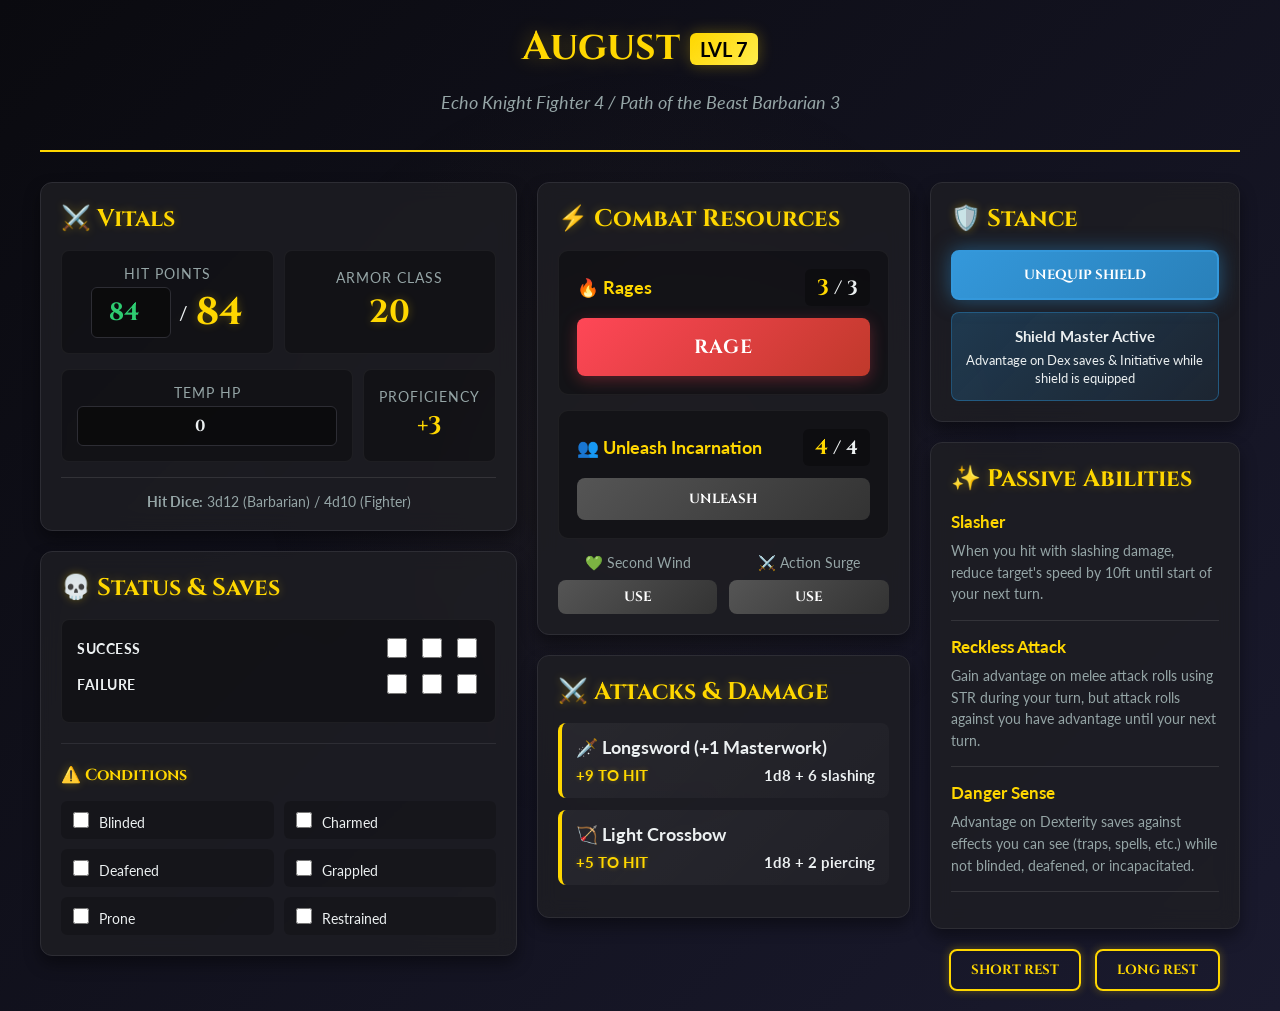
<file: index.html>
<!DOCTYPE html>
<html lang="en">
<head>
    <meta charset="UTF-8">
    <meta name="viewport" content="width=device-width, initial-scale=1.0">
    <title>August's Character Dashboard</title>
    <link rel="preconnect" href="https://fonts.googleapis.com">
    <link rel="preconnect" href="https://fonts.gstatic.com" crossorigin>
    <link href="https://fonts.googleapis.com/css2?family=Cinzel:wght@400;700&family=Lato:wght@400;700&display=swap" rel="stylesheet">
    <style>
:root {
    --bg-dark: #0a0a0f;
    --bg-gradient: linear-gradient(135deg, #0a0a0f 0%, #1a1a2e 100%);
    --card-bg: rgba(30, 30, 36, 0.8);
    --card-border: #2d2d34;
    --accent-gold: #ffd700;
    --accent-red: #ff4757;
    --accent-blue: #3498db;
    --accent-purple: #9b59b6;
    --text-main: #ecf0f1;
    --text-muted: #95a5a6;
    --success: #2ecc71;
    --glow-gold: rgba(255, 215, 0, 0.3);
    --glow-red: rgba(255, 71, 87, 0.3);
}

* {
    box-sizing: border-box;
}

body {
    font-family: 'Lato', sans-serif;
    background: var(--bg-gradient);
    color: var(--text-main);
    margin: 0;
    padding: 20px;
    min-height: 100vh;
    display: flex;
    justify-content: center;
    position: relative;
}

body::before {
    content: '';
    position: fixed;
    top: 0;
    left: 0;
    right: 0;
    bottom: 0;
    background: radial-gradient(circle at 50% 50%, rgba(212, 175, 55, 0.05) 0%, transparent 50%);
    pointer-events: none;
    z-index: 0;
}

h1, h2, h4 {
    font-family: 'Cinzel', serif;
    margin: 0 0 15px 0;
    color: var(--accent-gold);
    text-shadow: 0 0 10px var(--glow-gold);
}

.container {
    width: 100%;
    max-width: 1200px;
    position: relative;
    z-index: 1;
}

header {
    text-align: center;
    border-bottom: 2px solid var(--accent-gold);
    padding-bottom: 20px;
    margin-bottom: 30px;
    position: relative;
}

header h1 {
    font-size: 2.5rem;
    text-shadow: 0 0 20px var(--glow-gold);
    animation: titleGlow 3s ease-in-out infinite;
}

@keyframes titleGlow {
    0%, 100% { text-shadow: 0 0 20px var(--glow-gold); }
    50% { text-shadow: 0 0 30px var(--glow-gold), 0 0 40px var(--glow-gold); }
}

.level-badge {
    background: linear-gradient(135deg, var(--accent-gold) 0%, #ffed4e 100%);
    color: #000;
    font-size: 0.5em;
    padding: 4px 10px;
    border-radius: 6px;
    vertical-align: middle;
    font-family: 'Lato', sans-serif;
    font-weight: bold;
    box-shadow: 0 0 15px var(--glow-gold);
}

.subtitle {
    color: var(--text-muted);
    font-style: italic;
    font-size: 1.1em;
}

.main-grid {
    display: grid;
    grid-template-columns: repeat(auto-fit, minmax(300px, 1fr));
    gap: 20px;
    align-items: start;
}

@media (min-width: 1000px) {
    .main-grid {
        grid-template-columns: 1fr 1.2fr 1fr;
    }
}

.card {
    background: var(--card-bg);
    backdrop-filter: blur(10px);
    border: 1px solid var(--card-border);
    border-radius: 12px;
    padding: 20px;
    margin-bottom: 20px;
    box-shadow: 0 8px 16px rgba(0,0,0,0.4);
    transition: transform 0.2s, box-shadow 0.2s;
}

.card:hover {
    transform: translateY(-2px);
    box-shadow: 0 12px 24px rgba(0,0,0,0.5);
}

input[type="number"] {
    background: rgba(0,0,0,0.4);
    border: 1px solid var(--card-border);
    color: var(--text-main);
    padding: 8px;
    border-radius: 6px;
    text-align: center;
    font-family: 'Cinzel', serif;
    font-weight: bold;
    font-size: 1em;
    transition: border-color 0.2s, box-shadow 0.2s;
}

input[type="number"]:focus {
    outline: none;
    border-color: var(--accent-gold);
    box-shadow: 0 0 10px var(--glow-gold);
}

.stat-row {
    display: flex;
    justify-content: space-between;
    margin-bottom: 15px;
    gap: 10px;
}

.stat-block {
    text-align: center;
    background: rgba(0,0,0,0.3);
    padding: 15px;
    border-radius: 8px;
    flex: 1;
    display: flex;
    flex-direction: column;
    align-items: center;
    justify-content: center;
    border: 1px solid rgba(255,255,255,0.05);
}

.label {
    font-size: 0.85em;
    color: var(--text-muted);
    margin-bottom: 5px;
    text-transform: uppercase;
    letter-spacing: 1px;
}

.hp-inputs {
    display: flex;
    align-items: center;
    gap: 8px;
    font-size: 1.2em;
}

#current-hp {
    width: 80px;
    font-size: 1.3em;
    color: var(--success);
    font-weight: bold;
}

.big-number {
    font-size: 2em;
    font-weight: bold;
    font-family: 'Cinzel', serif;
    color: var(--accent-gold);
    text-shadow: 0 0 10px var(--glow-gold);
}

button {
    border: none;
    border-radius: 8px;
    cursor: pointer;
    font-family: 'Cinzel', serif;
    font-weight: bold;
    text-transform: uppercase;
    transition: all 0.3s ease;
    position: relative;
    overflow: hidden;
}

button::before {
    content: '';
    position: absolute;
    top: 50%;
    left: 50%;
    width: 0;
    height: 0;
    border-radius: 50%;
    background: rgba(255,255,255,0.2);
    transform: translate(-50%, -50%);
    transition: width 0.6s, height 0.6s;
}

button:active::before {
    width: 300px;
    height: 300px;
}

.btn-main {
    width: 100%;
    padding: 16px;
    font-size: 1.2em;
    background: linear-gradient(135deg, #ff4757 0%, #c0392b 100%);
    color: white;
    box-shadow: 0 4px 15px var(--glow-red);
    letter-spacing: 1px;
}

.btn-main:hover {
    background: linear-gradient(135deg, #ff6b7a 0%, #e74c3c 100%);
    transform: translateY(-3px);
    box-shadow: 0 6px 20px var(--glow-red);
}

.btn-secondary {
    width: 100%;
    padding: 12px;
    background: linear-gradient(135deg, #555 0%, #333 100%);
    color: white;
}

.btn-secondary:hover {
    background: linear-gradient(135deg, #666 0%, #444 100%);
}

.btn-small {
    padding: 8px 12px;
    font-size: 0.85em;
    background: linear-gradient(135deg, #555 0%, #333 100%);
    color: white;
}

.btn-small:hover {
    background: linear-gradient(135deg, #666 0%, #444 100%);
}

.btn-toggle {
    width: 100%;
    padding: 14px;
    background: rgba(45, 45, 52, 0.5);
    color: var(--text-muted);
    border: 2px solid var(--text-muted);
}

.btn-toggle:hover {
    background: rgba(45, 45, 52, 0.8);
    border-color: var(--accent-blue);
}

.rest-btn {
    background: transparent;
    border: 2px solid var(--accent-gold);
    color: var(--accent-gold);
    padding: 10px 20px;
    margin: 0 5px;
    box-shadow: 0 0 10px var(--glow-gold);
}

.rest-btn:hover {
    background: var(--accent-gold);
    color: #000;
    box-shadow: 0 0 20px var(--glow-gold);
}

body.raging .rage-btn {
    background: linear-gradient(135deg, #6D214F 0%, #4a0e35 100%);
    animation: ragePulse 1.5s infinite;
    box-shadow: 0 0 30px rgba(109, 33, 79, 0.8);
}

@keyframes ragePulse {
    0%, 100% { 
        box-shadow: 0 0 30px rgba(109, 33, 79, 0.8);
        transform: scale(1);
    }
    50% { 
        box-shadow: 0 0 50px rgba(109, 33, 79, 1);
        transform: scale(1.02);
    }
}

body.raging #attacks-card {
    border: 2px solid var(--accent-red);
    box-shadow: 0 0 30px var(--glow-red);
    animation: cardPulse 2s infinite;
}

@keyframes cardPulse {
    0%, 100% { box-shadow: 0 0 30px var(--glow-red); }
    50% { box-shadow: 0 0 40px var(--glow-red), 0 0 60px var(--glow-red); }
}

body.raging #current-hp {
    color: var(--accent-red);
    text-shadow: 0 0 10px var(--glow-red);
}

#shield-btn.active {
    background: linear-gradient(135deg, var(--accent-blue) 0%, #2980b9 100%);
    color: white;
    border-color: var(--accent-blue);
    box-shadow: 0 0 20px rgba(41, 128, 185, 0.6);
}

.cooldown.used {
    background: #1a1a1a;
    color: #444;
    cursor: not-allowed;
    opacity: 0.5;
}

.cooldown.used::after {
    content: ' ✓';
}

.resource-highlight {
    background: rgba(0,0,0,0.3);
    padding: 18px;
    border-radius: 10px;
    margin-bottom: 15px;
    border: 1px solid rgba(255,255,255,0.05);
}

.resource-header {
    display: flex;
    justify-content: space-between;
    align-items: center;
    margin-bottom: 12px;
    font-weight: bold;
}

.resource-header span:first-child {
    font-size: 1.1em;
    color: var(--accent-gold);
}

.counter {
    font-size: 1.2em;
    font-family: 'Cinzel', serif;
    color: var(--text-main);
    padding: 4px 12px;
    background: rgba(0,0,0,0.3);
    border-radius: 6px;
}

.resource-grid {
    display: grid;
    grid-template-columns: 1fr 1fr;
    gap: 12px;
}

.resource-small {
    display: flex;
    flex-direction: column;
    gap: 8px;
    text-align: center;
}

.resource-small span {
    font-size: 0.9em;
    color: var(--text-muted);
}

.attack-entry {
    background: linear-gradient(135deg, rgba(255,255,255,0.05) 0%, rgba(255,255,255,0.02) 100%);
    padding: 14px;
    margin-bottom: 12px;
    border-radius: 8px;
    border-left: 4px solid var(--accent-gold);
    transition: all 0.2s;
}

.attack-entry:hover {
    background: linear-gradient(135deg, rgba(255,255,255,0.08) 0%, rgba(255,255,255,0.04) 100%);
    border-left-color: var(--accent-gold);
    box-shadow: 0 0 15px var(--glow-gold);
}

.atk-header {
    font-weight: bold;
    margin-bottom: 8px;
    font-size: 1.1em;
    color: var(--text-main);
}

.atk-details {
    display: flex;
    justify-content: space-between;
    font-size: 0.95em;
}

.hit-badge { 
    color: var(--accent-gold);
    font-weight: bold;
    text-shadow: 0 0 5px var(--glow-gold);
}

.dmg-badge { 
    color: var(--text-main);
    font-weight: bold;
}

#rage-damage-bonus {
    background: linear-gradient(135deg, rgba(192, 57, 43, 0.3) 0%, rgba(192, 57, 43, 0.1) 100%);
    color: #ff7675;
    padding: 14px;
    text-align: center;
    font-weight: bold;
    border: 2px solid var(--accent-red);
    border-radius: 8px;
    margin-top: 15px;
    animation: ragePulse 1.5s infinite;
    box-shadow: 0 0 20px var(--glow-red);
}

.beast-panel {
    margin-top: 20px;
    border-top: 2px solid var(--accent-purple);
    padding-top: 20px;
    animation: slideDown 0.3s ease-out;
}

@keyframes slideDown {
    from {
        opacity: 0;
        transform: translateY(-10px);
    }
    to {
        opacity: 1;
        transform: translateY(0);
    }
}

.beast-panel h4 {
    color: var(--accent-purple);
    text-shadow: 0 0 10px rgba(155, 89, 182, 0.5);
}

.beast-entry {
    font-size: 0.95em;
    margin-bottom: 10px;
    color: #dcdde1;
    padding: 8px;
    background: rgba(155, 89, 182, 0.1);
    border-radius: 6px;
    border-left: 3px solid var(--accent-purple);
}

.beast-entry strong {
    color: var(--accent-purple);
}

.death-saves-container {
    background: rgba(0,0,0,0.3);
    padding: 15px;
    border-radius: 8px;
    border: 1px solid rgba(255,255,255,0.05);
}

.death-row {
    display: flex;
    justify-content: space-between;
    align-items: center;
    margin-bottom: 10px;
}

.death-row span {
    font-weight: bold;
    text-transform: uppercase;
    font-size: 0.9em;
    letter-spacing: 0.5px;
}

.checks {
    display: flex;
    gap: 8px;
}

input[type="checkbox"] {
    width: 20px;
    height: 20px;
    cursor: pointer;
    transition: transform 0.2s;
}

input[type="checkbox"]:hover {
    transform: scale(1.1);
}

.save-success { accent-color: var(--success); }
.save-fail { accent-color: var(--accent-red); }

.conditions-grid {
    display: grid;
    grid-template-columns: 1fr 1fr;
    gap: 10px;
    font-size: 0.9em;
}

.conditions-grid label {
    padding: 8px;
    background: rgba(0,0,0,0.2);
    border-radius: 6px;
    cursor: pointer;
    transition: background 0.2s;
}

.conditions-grid label:hover {
    background: rgba(0,0,0,0.4);
}

.conditions-grid input[type="checkbox"] {
    width: 16px;
    height: 16px;
    margin-right: 6px;
}

.feat-list {
    padding-left: 0;
    list-style: none;
}

.feat-list li {
    margin-bottom: 15px;
    border-bottom: 1px solid rgba(255,255,255,0.1);
    padding-bottom: 15px;
    transition: all 0.2s;
}

.feat-list li:hover {
    border-bottom-color: var(--accent-gold);
    padding-left: 5px;
}

.feat-list strong {
    color: var(--accent-gold);
    font-size: 1.05em;
}

.feat-list p {
    margin: 8px 0 0 0;
    font-size: 0.9em;
    color: var(--text-muted);
    line-height: 1.5;
}

.hidden { 
    display: none !important; 
}

.controls {
    margin-top: 20px;
    text-align: center;
}

.info-box {
    margin-top: 12px;
    background: linear-gradient(135deg, rgba(41, 128, 185, 0.3) 0%, rgba(41, 128, 185, 0.1) 100%);
    padding: 14px;
    border-radius: 8px;
    text-align: center;
    font-size: 0.95em;
    border: 1px solid rgba(41, 128, 185, 0.5);
}

.info-box p {
    margin: 0 0 5px 0;
}

.hit-dice {
    text-align: center;
    margin-top: 15px;
    padding-top: 15px;
    border-top: 1px solid rgba(255,255,255,0.1);
    color: var(--text-muted);
    font-size: 0.9em;
}

hr.divider {
    border: none;
    border-top: 1px solid var(--card-border);
    margin: 20px 0;
}

.bonus-text {
    font-family: 'Cinzel', serif;
    font-size: 1.5em;
    font-weight: bold;
    color: var(--accent-gold);
}

@media (max-width: 768px) {
    header h1 {
        font-size: 2rem;
    }
    
    .main-grid {
        grid-template-columns: 1fr;
    }
    
    .stat-row {
        flex-direction: column;
        gap: 10px;
    }
}
    </style>
</head>
<body>
    <div class="container">
        <header>
            <div class="header-content">
                <h1>August <span class="level-badge">LVL 7</span></h1>
                <p class="subtitle">Echo Knight Fighter 4 / Path of the Beast Barbarian 3</p>
            </div>
        </header>

        <div class="main-grid">
            <div class="column-left">
                <div class="card" id="stats-card">
                    <h2>⚔️ Vitals</h2>
                    <div class="stat-row main-stats">
                        <div class="stat-block hp-block">
                            <span class="label">Hit Points</span>
                            <div class="hp-inputs">
                                <input type="number" id="current-hp" placeholder="0">
                                <span class="divider">/</span>
                                <span id="max-hp" class="big-number"></span>
                            </div>
                        </div>
                        <div class="stat-block ac-block">
                            <span class="label">Armor Class</span>
                            <span id="armor-class" class="big-number"></span>
                        </div>
                    </div>
                    <div class="stat-row secondary-stats">
                        <div class="stat-block">
                            <span class="label">Temp HP</span>
                            <input type="number" id="temp-hp" value="0">
                        </div>
                        <div class="stat-block">
                            <span class="label">Proficiency</span>
                            <span class="bonus-text">+<span id="prof-bonus"></span></span>
                        </div>
                    </div>
                    <div class="hit-dice">
                        <strong>Hit Dice:</strong> 3d12 (Barbarian) / 4d10 (Fighter)
                    </div>
                </div>

                <div class="card" id="status-card">
                    <h2>💀 Status & Saves</h2>
                    <div class="death-saves-container">
                        <div class="death-row">
                            <span>Success</span>
                            <div class="checks">
                                <input type="checkbox" class="save-success"> 
                                <input type="checkbox" class="save-success"> 
                                <input type="checkbox" class="save-success">
                            </div>
                        </div>
                        <div class="death-row">
                            <span>Failure</span>
                            <div class="checks">
                                <input type="checkbox" class="save-fail"> 
                                <input type="checkbox" class="save-fail"> 
                                <input type="checkbox" class="save-fail">
                            </div>
                        </div>
                    </div>
                    <hr class="divider">
                    <h4>⚠️ Conditions</h4>
                    <div class="conditions-grid">
                        <label><input type="checkbox"> Blinded</label>
                        <label><input type="checkbox"> Charmed</label>
                        <label><input type="checkbox"> Deafened</label>
                        <label><input type="checkbox"> Grappled</label>
                        <label><input type="checkbox"> Prone</label>
                        <label><input type="checkbox"> Restrained</label>
                    </div>
                </div>
            </div>

            <div class="column-center">
                <div class="card" id="resources-card">
                    <h2>⚡ Combat Resources</h2>
                    
                    <div class="resource-highlight">
                        <div class="resource-header">
                            <span>🔥 Rages</span>
                            <span class="counter"><span id="rage-uses"></span> / <span id="max-rages"></span></span>
                        </div>
                        <button id="rage-btn" class="btn-main rage-btn">ENTER RAGE</button>
                    </div>

                    <div class="resource-highlight">
                        <div class="resource-header">
                            <span>👥 Unleash Incarnation</span>
                            <span class="counter"><span id="echo-uses"></span> / <span id="max-echo-uses"></span></span>
                        </div>
                        <button class="cooldown btn-secondary" id="unleash-btn">UNLEASH</button>
                    </div>

                    <div class="resource-grid">
                        <div class="resource-small">
                            <span>💚 Second Wind</span>
                            <button class="cooldown btn-small" id="second-wind-btn">USE</button>
                        </div>
                        <div class="resource-small">
                            <span>⚔️ Action Surge</span>
                            <button class="cooldown btn-small" id="action-surge-btn">USE</button>
                        </div>
                    </div>
                </div>

                <div class="card" id="attacks-card">
                    <h2>⚔️ Attacks & Damage</h2>
                    <div class="attack-list">
                        <div class="attack-entry">
                            <div class="atk-header">🗡️ Longsword (+1 Masterwork)</div> 
                            <div class="atk-details">
                                <span class="hit-badge">+<span id="attack-bonus"></span> TO HIT</span>
                                <span class="dmg-badge"><span id="damage-dice"></span> + <span id="damage-mod"></span> slashing</span>
                            </div>
                        </div>
                        <div class="attack-entry">
                            <div class="atk-header">🏹 Light Crossbow</div>
                            <div class="atk-details">
                                <span class="hit-badge">+<span id="crossbow-attack-bonus"></span> TO HIT</span>
                                <span class="dmg-badge">1d8 + <span id="crossbow-damage-mod"></span> piercing</span>
                            </div>
                        </div>
                    </div>

                    <div id="rage-damage-bonus" class="hidden">
                        🔥 RAGE ACTIVE: +2 DAMAGE 🔥
                    </div>

                    <div id="beast-weapons" class="hidden beast-panel">
                        <h4>🐺 Form of the Beast</h4>
                        <div class="beast-entry">
                            <strong>🦷 Bite:</strong> +<span class="beast-attack-bonus"></span> to hit, 1d8 + <span class="beast-damage-mod"></span> piercing
                            <br><small style="color: var(--text-muted)">• Heal HP equal to proficiency on hit</small>
                        </div>
                        <div class="beast-entry">
                            <strong>🐾 Claws:</strong> +<span class="beast-attack-bonus"></span> to hit, 1d6 + <span class="beast-damage-mod"></span> slashing
                            <br><small style="color: var(--text-muted)">• Make one extra claw attack as bonus action</small>
                        </div>
                        <div class="beast-entry">
                            <strong>🦂 Tail:</strong> +<span class="beast-attack-bonus"></span> to hit, 1d8 + <span class="beast-damage-mod"></span> piercing
                            <br><small style="color: var(--text-muted)">• Reach 10ft • Reaction: +1d8 to AC when hit</small>
                        </div>
                    </div>
                </div>
            </div>

            <div class="column-right">
                <div class="card" id="stance-card">
                    <h2>🛡️ Stance</h2>
                    <button id="shield-btn" class="btn-toggle">Equip Shield</button>
                    <div id="shield-reminder" class="hidden info-box">
                        <p><strong>Shield Master Active</strong></p>
                        <small>Advantage on Dex saves & Initiative while shield is equipped</small>
                    </div>
                </div>
                
                <div class="card" id="feats-card">
                    <h2>✨ Passive Abilities</h2>
                    <ul class="feat-list">
                        <li>
                            <strong>Slasher</strong>
                            <p>When you hit with slashing damage, reduce target's speed by 10ft until start of your next turn.</p>
                        </li>
                        <li>
                            <strong>Reckless Attack</strong>
                            <p>Gain advantage on melee attack rolls using STR during your turn, but attack rolls against you have advantage until your next turn.</p>
                        </li>
                        <li>
                            <strong>Danger Sense</strong>
                            <p>Advantage on Dexterity saves against effects you can see (traps, spells, etc.) while not blinded, deafened, or incapacitated.</p>
                        </li>
                    </ul>
                </div>

                <div class="controls">
                    <button id="short-rest-btn" class="rest-btn">Short Rest</button>
                    <button id="long-rest-btn" class="rest-btn">Long Rest</button>
                </div>
            </div>
        </div>
    </div>

    <script>
document.addEventListener('DOMContentLoaded', function() {
    // Character Stats Configuration
    const CHARACTER = {
        level: 7,
        maxHp: 84,
        abilityScores: { str: 20, dex: 14, con: 18 },
        armor: { base: 14, type: 'medium' },
        miscAcBonus: 1,
        fightingStyle: 'defense',
        magicWeaponBonus: 1,
        rageDamageBonus: 2,
        rageAttackBonus: 2,
    };

    // Character State
    const state = {
        isRaging: false,
        isShieldEquipped: true,
        currentHp: 0,
        currentRages: 0,
        currentEchoUses: 0,
    };

    // Derived Stats (calculated on init)
    const derived = {
        profBonus: 0,
        strMod: 0,
        dexMod: 0,
        conMod: 0,
    };

    // DOM Elements
    const els = {
        body: document.body,
        currentHp: document.getElementById('current-hp'),
        maxHp: document.getElementById('max-hp'),
        ac: document.getElementById('armor-class'),
        profBonus: document.getElementById('prof-bonus'),
        rageUses: document.getElementById('rage-uses'),
        maxRages: document.getElementById('max-rages'),
        echoUses: document.getElementById('echo-uses'),
        maxEchoUses: document.getElementById('max-echo-uses'),
        rageBtn: document.getElementById('rage-btn'),
        shieldBtn: document.getElementById('shield-btn'),
        secondWindBtn: document.getElementById('second-wind-btn'),
        actionSurgeBtn: document.getElementById('action-surge-btn'),
        unleashBtn: document.getElementById('unleash-btn'),
        shieldReminder: document.getElementById('shield-reminder'),
        attackBonus: document.getElementById('attack-bonus'),
        damageDice: document.getElementById('damage-dice'),
        damageMod: document.getElementById('damage-mod'),
        crossbowAttackBonus: document.getElementById('crossbow-attack-bonus'),
        crossbowDamageMod: document.getElementById('crossbow-damage-mod'),
        beastAttackBonuses: document.querySelectorAll('.beast-attack-bonus'),
        beastDamageMods: document.querySelectorAll('.beast-damage-mod'),
        rageDamageBonus: document.getElementById('rage-damage-bonus'),
        beastWeapons: document.getElementById('beast-weapons'),
        shortRestBtn: document.getElementById('short-rest-btn'),
        longRestBtn: document.getElementById('long-rest-btn'),
    };

    // Calculate ability modifier
    const getMod = function(score) {
        return Math.floor((score - 10) / 2);
    };

    // Update all displays
    function updateDisplay() {
        // AC Calculation
        const dexBonusForAc = Math.min(derived.dexMod, 2);
        let ac = CHARACTER.armor.base + dexBonusForAc + CHARACTER.miscAcBonus;
        if (CHARACTER.fightingStyle === 'defense') ac += 1;
        if (state.isShieldEquipped) ac += 2;
        els.ac.textContent = ac;

        // Longsword Attack/Damage
        let attackBonus = derived.strMod + derived.profBonus + CHARACTER.magicWeaponBonus;
        let damageMod = derived.strMod + CHARACTER.magicWeaponBonus;
        
        if (state.isRaging) {
            attackBonus += CHARACTER.rageAttackBonus;
            damageMod += CHARACTER.rageDamageBonus;
        }
        
        els.attackBonus.textContent = attackBonus;
        els.damageMod.textContent = damageMod >= 0 ? damageMod : damageMod;
        els.damageDice.textContent = state.isShieldEquipped ? '1d8' : '1d10';

        // Crossbow (unaffected by rage)
        const crossbowAttack = derived.dexMod + derived.profBonus;
        els.crossbowAttackBonus.textContent = crossbowAttack;
        els.crossbowDamageMod.textContent = derived.dexMod >= 0 ? derived.dexMod : derived.dexMod;

        // Beast Weapons
        const beastAttack = derived.strMod + derived.profBonus;
        let beastDamage = derived.strMod;
        if (state.isRaging) beastDamage += CHARACTER.rageDamageBonus;
        
        els.beastAttackBonuses.forEach(function(el) {
            el.textContent = beastAttack;
        });
        els.beastDamageMods.forEach(function(el) {
            el.textContent = beastDamage >= 0 ? beastDamage : beastDamage;
        });

        // UI States
        els.body.classList.toggle('raging', state.isRaging);
        els.shieldBtn.classList.toggle('active', state.isShieldEquipped);
        els.shieldBtn.textContent = state.isShieldEquipped ? 'Unequip Shield' : 'Equip Shield';
        els.rageBtn.textContent = state.isRaging ? 'END RAGE' : 'RAGE';
        els.shieldReminder.classList.toggle('hidden', !state.isShieldEquipped);
        
        // Show/hide rage effects
        els.rageDamageBonus.classList.toggle('hidden', !state.isRaging);
        els.beastWeapons.classList.toggle('hidden', !state.isRaging);
        
        // Resource counts
        els.rageUses.textContent = state.currentRages;
        els.echoUses.textContent = state.currentEchoUses;
    }

    // Event Handlers
    els.rageBtn.addEventListener('click', function() {
        if (state.isRaging) {
            state.isRaging = false;
        } else if (state.currentRages > 0) {
            state.isRaging = true;
            state.currentRages--;
        } else {
            alert("No rages left! Take a long rest to restore.");
            return;
        }
        updateDisplay();
    });

    els.shieldBtn.addEventListener('click', function() {
        state.isShieldEquipped = !state.isShieldEquipped;
        updateDisplay();
    });

    els.unleashBtn.addEventListener('click', function() {
        if (state.currentEchoUses > 0) {
            state.currentEchoUses--;
            updateDisplay();
        } else {
            alert("No uses of Unleash Incarnation left! Take a long rest to restore.");
        }
    });

    els.secondWindBtn.addEventListener('click', function() {
        if (!els.secondWindBtn.classList.contains('used')) {
            els.secondWindBtn.classList.add('used');
            els.secondWindBtn.textContent = 'USED';
        }
    });

    els.actionSurgeBtn.addEventListener('click', function() {
        if (!els.actionSurgeBtn.classList.contains('used')) {
            els.actionSurgeBtn.classList.add('used');
            els.actionSurgeBtn.textContent = 'USED';
        }
    });

    els.shortRestBtn.addEventListener('click', function() {
        els.secondWindBtn.classList.remove('used');
        els.secondWindBtn.textContent = 'USE';
        els.actionSurgeBtn.classList.remove('used');
        els.actionSurgeBtn.textContent = 'USE';
        
        // Visual feedback
        const card = document.getElementById('resources-card');
        card.style.boxShadow = '0 0 30px rgba(46, 204, 113, 0.5)';
        setTimeout(function() {
            card.style.boxShadow = '';
        }, 1000);
    });

    els.longRestBtn.addEventListener('click', function() {
        initialize();
        
        // Visual feedback
        const card = document.getElementById('resources-card');
        card.style.boxShadow = '0 0 30px rgba(255, 215, 0, 0.5)';
        setTimeout(function() {
            card.style.boxShadow = '';
        }, 1000);
    });

    // Initialize character
    function initialize() {
        // Calculate derived stats
        derived.profBonus = Math.ceil(1 + (CHARACTER.level / 4));
        derived.strMod = getMod(CHARACTER.abilityScores.str);
        derived.dexMod = getMod(CHARACTER.abilityScores.dex);
        derived.conMod = getMod(CHARACTER.abilityScores.con);

        // Reset state
        state.currentHp = CHARACTER.maxHp;
        state.currentRages = 3;
        state.currentEchoUses = derived.conMod;
        state.isRaging = false;

        // Reset abilities
        els.secondWindBtn.classList.remove('used');
        els.secondWindBtn.textContent = 'USE';
        els.actionSurgeBtn.classList.remove('used');
        els.actionSurgeBtn.textContent = 'USE';

        // Update static displays
        els.currentHp.value = CHARACTER.maxHp;
        els.maxHp.textContent = CHARACTER.maxHp;
        els.profBonus.textContent = derived.profBonus;
        els.maxRages.textContent = state.currentRages;
        els.maxEchoUses.textContent = state.currentEchoUses;

        updateDisplay();
    }

    // Run initialization
    initialize();
});
    </script>
</body>
</html>
</file>
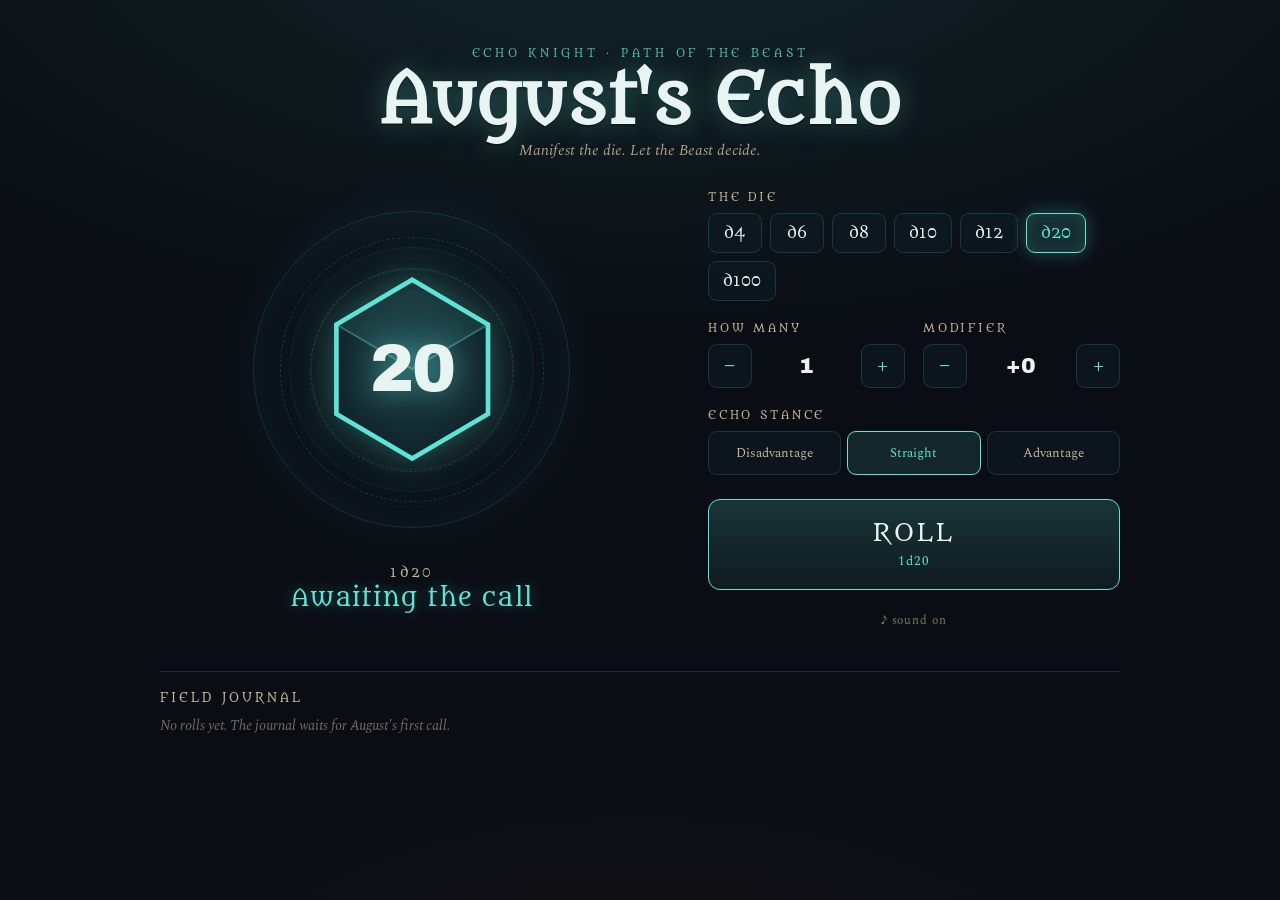
<file: august-dice-roller-vanilla.html>
<!DOCTYPE html>
<html lang="en">
<head>
  <meta charset="UTF-8" />
  <meta name="viewport" content="width=device-width, initial-scale=1.0" />
  <title>August's Echo — Dice Roller</title>

  <link rel="preconnect" href="https://fonts.googleapis.com" />
  <link rel="preconnect" href="https://fonts.gstatic.com" crossorigin />
  <link href="https://fonts.googleapis.com/css2?family=Archivo+Black&family=Metamorphous&family=Spectral:ital,wght@0,400;0,500;0,600;1,400&display=swap" rel="stylesheet" />

  <style>
    html, body { margin: 0; padding: 0; background: #0A0E14; }

    :root{
      --void:#0A0E14;
      --echo:#5FE3D6;        /* spectral cyan */
      --echo-dim:#2C7068;
      --ghost:#E8F4F2;       /* ghost white */
      --ember:#FF5E3A;       /* beast fury */
      --bone:#C9B89A;        /* worn labels */
      --blood:#7A1F1A;
      --line:rgba(95,227,214,0.16);
    }

    *{box-sizing:border-box;}
    .root{
      min-height:100vh;
      margin:0;
      background:
        radial-gradient(120% 80% at 50% -10%, rgba(95,227,214,0.10), transparent 60%),
        radial-gradient(90% 70% at 50% 120%, rgba(122,31,26,0.10), transparent 55%),
        var(--void);
      color:var(--ghost);
      font-family:'Spectral',Georgia,serif;
      padding:clamp(16px,4vw,40px);
      display:flex;flex-direction:column;align-items:center;gap:28px;
    }

    /* masthead */
    .masthead{text-align:center;}
    .eyebrow{
      font-family:'Metamorphous',serif;
      letter-spacing:0.34em;text-transform:uppercase;
      font-size:11px;color:var(--echo);opacity:0.8;
    }
    .title{
      font-family:'Metamorphous',serif;
      font-size:clamp(38px,8vw,68px);
      margin:6px 0 4px;line-height:0.95;
      color:var(--ghost);
      text-shadow:0 0 26px rgba(95,227,214,0.35), 0 2px 0 rgba(0,0,0,0.5);
    }
    .tagline{margin:0;color:var(--bone);font-style:italic;font-size:15px;opacity:0.85;}

    /* board */
    .board{
      width:100%;max-width:960px;
      display:grid;grid-template-columns:1.1fr 0.9fr;gap:clamp(20px,4vw,44px);
      align-items:start;
    }
    @media (max-width:760px){.board{grid-template-columns:1fr;}}

    /* stage */
    .stage-wrap{display:flex;flex-direction:column;align-items:center;gap:14px;}
    .stage{
      position:relative;
      width:min(360px,82vw);height:min(360px,82vw);
      display:flex;align-items:center;justify-content:center;
      border-radius:50%;
    }
    .ring{
      position:absolute;inset:6%;border-radius:50%;
      border:1px solid var(--line);
      box-shadow:inset 0 0 60px rgba(95,227,214,0.08), 0 0 50px rgba(95,227,214,0.06);
      animation:spinSlow 38s linear infinite;
    }
    .ring::before,.ring::after{
      content:"";position:absolute;border-radius:50%;border:1px dashed rgba(95,227,214,0.18);
    }
    .ring::before{inset:8%;}
    .ring::after{inset:18%;border-style:solid;border-color:rgba(95,227,214,0.07);}
    .ring-2{inset:16%;border-color:rgba(95,227,214,0.10);animation:spinSlow 24s linear infinite reverse;}
    @keyframes spinSlow{to{transform:rotate(360deg);}}

    .die-stack{position:relative;width:54%;height:54%;display:flex;align-items:center;justify-content:center;}
    .die{position:absolute;width:100%;height:100%;overflow:visible;}
    .die-poly{
      fill:rgba(14,28,38,0.72);
      stroke:var(--echo);stroke-width:2.4;
      filter:drop-shadow(0 0 10px rgba(95,227,214,0.55));
    }
    .die-facet{fill:rgba(95,227,214,0.10);stroke:rgba(95,227,214,0.35);stroke-width:1;}
    .die-number{
      fill:var(--ghost);
      font-family:'Archivo Black',sans-serif;
      font-size:34px;letter-spacing:-1px;
      filter:drop-shadow(0 0 8px rgba(95,227,214,0.6));
    }
    .is-idle .die-main{animation:bob 4.5s ease-in-out infinite;}
    @keyframes bob{0%,100%{transform:translateY(-2%);}50%{transform:translateY(2%);}}

    .is-rolling .die-main{animation:tumble 0.5s linear infinite;}
    @keyframes tumble{
      0%{transform:rotate(0deg) scale(1);}
      50%{transform:rotate(180deg) scale(1.07);}
      100%{transform:rotate(360deg) scale(1);}
    }
    /* spectral echo trails */
    .echo{opacity:0;}
    .echo .die-poly{fill:none;stroke:var(--echo);}
    .echo-1{animation:echoTrail 0.5s linear infinite;animation-delay:-0.08s;}
    .echo-2{animation:echoTrail 0.5s linear infinite;animation-delay:-0.16s;}
    .echo-3{animation:echoTrail 0.5s linear infinite;animation-delay:-0.24s;}
    @keyframes echoTrail{
      0%{opacity:0.0;transform:rotate(0deg) scale(1) translateX(0);}
      40%{opacity:0.45;transform:rotate(150deg) scale(1.12) translateX(8%);}
      100%{opacity:0;transform:rotate(360deg) scale(1.2) translateX(0);}
    }

    /* beast crit */
    .crit-beast .die-poly{stroke:var(--ember);filter:drop-shadow(0 0 16px rgba(255,94,58,0.9));}
    .crit-beast .die-number{fill:#fff;filter:drop-shadow(0 0 12px rgba(255,94,58,0.9));}
    .crit-beast .ring{border-color:rgba(255,94,58,0.28);box-shadow:inset 0 0 80px rgba(255,94,58,0.15),0 0 80px rgba(255,94,58,0.25);}
    .crit-beast{animation:shake 0.5s cubic-bezier(.36,.07,.19,.97);}
    @keyframes shake{
      10%,90%{transform:translate(-2px,1px);}
      20%,80%{transform:translate(4px,-2px);}
      30%,50%,70%{transform:translate(-6px,2px);}
      40%,60%{transform:translate(6px,-1px);}
    }
    .claws{position:absolute;inset:0;pointer-events:none;overflow:hidden;border-radius:50%;}
    .claws span{
      position:absolute;top:-10%;left:-30%;width:160%;height:6px;
      background:linear-gradient(90deg,transparent,var(--ember),#fff,var(--ember),transparent);
      transform:rotate(38deg);filter:blur(0.4px) drop-shadow(0 0 8px var(--ember));
      animation:claw 0.55s ease-out forwards;
    }
    .claws span:nth-child(1){top:24%;animation-delay:0s;}
    .claws span:nth-child(2){top:46%;animation-delay:0.07s;}
    .claws span:nth-child(3){top:68%;animation-delay:0.14s;}
    @keyframes claw{0%{transform:translateX(-60%) rotate(38deg);opacity:0;}30%{opacity:1;}100%{transform:translateX(60%) rotate(38deg);opacity:0;}}

    /* shatter crit */
    .crit-shatter .die-poly{stroke:var(--blood);fill:rgba(60,12,10,0.7);filter:drop-shadow(0 0 12px rgba(122,31,26,0.8));animation:flicker 0.5s steps(2) 2;}
    .crit-shatter .die-number{fill:#E7A39B;}
    .crit-shatter .ring{border-color:rgba(122,31,26,0.3);}
    @keyframes flicker{0%{opacity:1;}50%{opacity:0.35;}100%{opacity:1;}}
    .crack{
      position:absolute;inset:0;pointer-events:none;
      background:
        linear-gradient(58deg,transparent 48%,rgba(231,163,155,0.9) 49%,transparent 50%),
        linear-gradient(-32deg,transparent 46%,rgba(231,163,155,0.7) 47%,transparent 48%),
        linear-gradient(8deg,transparent 52%,rgba(231,163,155,0.6) 53%,transparent 54%);
      animation:crackIn 0.6s ease-out forwards;
    }
    @keyframes crackIn{0%{opacity:0;transform:scale(0.6);}25%{opacity:1;}100%{opacity:0;transform:scale(1.1);}}

    /* readout */
    .readout{display:flex;flex-direction:column;align-items:center;gap:2px;text-align:center;}
    .readout-notation{font-family:'Metamorphous',serif;letter-spacing:0.18em;font-size:13px;color:var(--bone);text-transform:lowercase;}
    .verdict{font-family:'Metamorphous',serif;font-size:clamp(18px,4vw,24px);letter-spacing:0.05em;}
    .verdict-calm{color:var(--echo);text-shadow:0 0 14px rgba(95,227,214,0.4);}
    .verdict-beast{color:var(--ember);text-shadow:0 0 18px rgba(255,94,58,0.6);}
    .verdict-shatter{color:#E7A39B;text-shadow:0 0 14px rgba(122,31,26,0.7);}
    .flourish{margin:0;color:var(--bone);font-style:italic;font-size:14px;text-align:center;min-height:1.2em;opacity:0.9;}

    /* controls */
    .controls{display:flex;flex-direction:column;gap:20px;}
    .control-block{display:flex;flex-direction:column;gap:9px;}
    .control-label{
      font-family:'Metamorphous',serif;font-size:11px;letter-spacing:0.26em;
      text-transform:uppercase;color:var(--bone);
    }
    .hint{text-transform:none;letter-spacing:0;font-family:'Spectral',serif;font-style:italic;opacity:0.6;font-size:11px;}
    .control-grid{display:grid;grid-template-columns:1fr 1fr;gap:18px;}

    .dice-row{display:flex;flex-wrap:wrap;gap:8px;}
    .die-pick{
      font-family:'Metamorphous',serif;font-size:15px;
      padding:10px 14px;min-width:54px;cursor:pointer;
      background:rgba(14,28,38,0.6);color:var(--ghost);
      border:1px solid var(--line);border-radius:9px;
      transition:all 0.18s ease;
    }
    .die-pick:hover{border-color:var(--echo);color:var(--echo);transform:translateY(-1px);}
    .die-pick.active{
      background:rgba(95,227,214,0.14);border-color:var(--echo);color:var(--echo);
      box-shadow:0 0 18px rgba(95,227,214,0.3),inset 0 0 12px rgba(95,227,214,0.12);
    }

    .stepper{display:flex;align-items:center;gap:6px;}
    .stepper button{
      width:44px;height:44px;font-size:22px;cursor:pointer;
      background:rgba(14,28,38,0.6);color:var(--echo);
      border:1px solid var(--line);border-radius:9px;
      font-family:'Spectral',serif;transition:all 0.15s ease;
    }
    .stepper button:hover{border-color:var(--echo);background:rgba(95,227,214,0.12);}
    .stepper-val{
      flex:1;text-align:center;font-family:'Archivo Black',sans-serif;
      font-size:22px;color:var(--ghost);min-width:48px;
    }

    .stance-row{display:flex;gap:6px;}
    .stance{
      flex:1;padding:11px 6px;cursor:pointer;font-family:'Spectral',serif;font-size:13px;
      background:rgba(14,28,38,0.6);color:var(--bone);
      border:1px solid var(--line);border-radius:9px;transition:all 0.16s ease;
    }
    .stance:hover:not(:disabled){border-color:var(--echo);color:var(--ghost);}
    .stance.active{background:rgba(95,227,214,0.12);border-color:var(--echo);color:var(--echo);}
    .stance.active.adv{background:rgba(95,227,214,0.16);border-color:var(--echo);color:var(--echo);box-shadow:0 0 14px rgba(95,227,214,0.25);}
    .stance.active.dis{background:rgba(122,31,26,0.18);border-color:var(--blood);color:#E7A39B;box-shadow:0 0 14px rgba(122,31,26,0.25);}
    .stance:disabled{opacity:0.35;cursor:not-allowed;}

    .roll-btn{
      margin-top:4px;padding:18px;cursor:pointer;
      display:flex;flex-direction:column;align-items:center;gap:3px;
      background:linear-gradient(180deg,rgba(95,227,214,0.18),rgba(95,227,214,0.06));
      border:1px solid var(--echo);border-radius:12px;color:var(--ghost);
      transition:all 0.2s ease;position:relative;overflow:hidden;
    }
    .roll-btn:hover:not(:disabled){
      box-shadow:0 0 30px rgba(95,227,214,0.4),inset 0 0 20px rgba(95,227,214,0.1);
      transform:translateY(-2px);
    }
    .roll-btn:active:not(:disabled){transform:translateY(0);}
    .roll-btn:disabled{opacity:0.6;cursor:wait;}
    .roll-btn-label{font-family:'Metamorphous',serif;font-size:24px;letter-spacing:0.12em;text-transform:uppercase;}
    .roll-btn-sub{font-family:'Spectral',serif;font-size:13px;color:var(--echo);letter-spacing:0.06em;}

    .mute{
      align-self:center;background:none;border:none;cursor:pointer;
      color:var(--bone);font-family:'Spectral',serif;font-size:12px;opacity:0.6;
      letter-spacing:0.08em;transition:opacity 0.15s;
    }
    .mute:hover{opacity:1;color:var(--echo);}

    /* log */
    .log{width:100%;max-width:960px;border-top:1px solid var(--line);padding-top:18px;}
    .log-head{display:flex;align-items:baseline;justify-content:space-between;margin-bottom:10px;}
    .log-title{font-family:'Metamorphous',serif;font-size:12px;letter-spacing:0.26em;text-transform:uppercase;color:var(--bone);}
    .log-clear{background:none;border:none;color:var(--echo);cursor:pointer;font-family:'Spectral',serif;font-size:12px;opacity:0.7;}
    .log-clear:hover{opacity:1;}
    .log-empty{color:var(--bone);font-style:italic;opacity:0.55;margin:0;font-size:14px;}
    .log-list{list-style:none;margin:0;padding:0;display:flex;flex-direction:column;gap:4px;}
    .log-item{
      display:grid;grid-template-columns:auto 1fr auto;gap:14px;align-items:center;
      padding:9px 14px;background:rgba(14,28,38,0.45);border:1px solid rgba(95,227,214,0.08);
      border-radius:8px;border-left:3px solid var(--echo-dim);
    }
    .log-item.beast{border-left-color:var(--ember);background:rgba(255,94,58,0.06);}
    .log-item.shatter{border-left-color:var(--blood);background:rgba(122,31,26,0.06);}
    .log-not{font-family:'Metamorphous',serif;font-size:13px;color:var(--echo);letter-spacing:0.06em;}
    .log-detail{font-size:13px;color:var(--bone);}
    .log-detail em{color:var(--ghost);font-style:normal;opacity:0.8;}
    .log-total{font-family:'Archivo Black',sans-serif;font-size:20px;color:var(--ghost);}
    .log-item.beast .log-total{color:var(--ember);}
    .log-item.shatter .log-total{color:#E7A39B;}

    /* focus + reduced motion */
    button:focus-visible{outline:2px solid var(--echo);outline-offset:2px;}
    @media (prefers-reduced-motion:reduce){
      .ring,.ring-2,.is-idle .die-main,.is-rolling .die-main{animation:none!important;}
      .crit-beast{animation:none!important;}
    }
  </style>
</head>
<body>
  <div class="root">
    <header class="masthead">
      <span class="eyebrow">Echo Knight · Path of the Beast</span>
      <h1 class="title">August's Echo</h1>
      <p class="tagline">Manifest the die. Let the Beast decide.</p>
    </header>

    <main class="board">
      <section class="stage-wrap">
        <div class="stage is-idle" id="stage" aria-live="polite">
          <div class="ring"></div>
          <div class="ring ring-2"></div>
          <div class="die-stack" id="dieStack"></div>
        </div>
        <div class="readout">
          <span class="readout-notation" id="notation">1d20</span>
          <span class="verdict verdict-calm" id="verdict">Awaiting the call</span>
        </div>
        <p class="flourish" id="flourish"></p>
      </section>

      <section class="controls">
        <div class="control-block">
          <label class="control-label">The Die</label>
          <div class="dice-row" id="diceRow"></div>
        </div>

        <div class="control-grid">
          <div class="control-block">
            <label class="control-label">How many</label>
            <div class="stepper">
              <button id="qtyDown" aria-label="One fewer die">−</button>
              <span class="stepper-val" id="qtyVal">1</span>
              <button id="qtyUp" aria-label="One more die">+</button>
            </div>
          </div>
          <div class="control-block">
            <label class="control-label">Modifier</label>
            <div class="stepper">
              <button id="modDown" aria-label="Lower modifier">−</button>
              <span class="stepper-val" id="modVal">+0</span>
              <button id="modUp" aria-label="Raise modifier">+</button>
            </div>
          </div>
        </div>

        <div class="control-block">
          <label class="control-label">Echo Stance <span class="hint" id="stanceHint">(single d20 only)</span></label>
          <div class="stance-row">
            <button class="stance" id="stanceDis">Disadvantage</button>
            <button class="stance active" id="stanceNorm">Straight</button>
            <button class="stance" id="stanceAdv">Advantage</button>
          </div>
        </div>

        <button class="roll-btn" id="rollBtn">
          <span class="roll-btn-label" id="rollLabel">Roll</span>
          <span class="roll-btn-sub" id="rollSub">1d20</span>
        </button>

        <button class="mute" id="muteBtn" aria-pressed="false">♪ sound on</button>
      </section>
    </main>

    <section class="log">
      <div class="log-head">
        <span class="log-title">Field Journal</span>
        <button class="log-clear" id="logClear" style="display:none">clear</button>
      </div>
      <div id="logBody"></div>
    </section>
  </div>

  <script>
  (function () {
    "use strict";

    /* ============================================================
       AUGUST'S ECHO — Echo Knight / Beast Barbarian dice roller.
       Pure vanilla JS — no frameworks, no build step, no CDN.
       ============================================================ */

    var DICE = [4, 6, 8, 10, 12, 20, 100];

    var GEOMETRY = {
      4:   { type: "poly", pts: "50,9 91,82 9,82" },
      6:   { type: "rect" },
      8:   { type: "poly", pts: "50,6 92,50 50,94 8,50" },
      10:  { type: "poly", pts: "50,5 90,40 72,93 28,93 10,40" },
      12:  { type: "poly", pts: "50,5 94,37 77,91 23,91 6,37" },
      20:  { type: "poly", pts: "50,4 89,27 89,73 50,96 11,73 11,27" },
      100: { type: "poly", pts: "50,5 90,40 72,93 28,93 10,40" }
    };

    var BEAST_LINES = [
      "August and his echo strike as one.",
      "Claws find their mark — clean through.",
      "The Beast answers. Nothing survives that.",
      "Primal fury given perfect form."
    ];
    var SHATTER_LINES = [
      "The echo flickers, then fails.",
      "The blade meets only empty air.",
      "Fortune turns its back on the Beast.",
      "The manifest form cracks and scatters."
    ];

    function randInt(min, max) { return Math.floor(Math.random() * (max - min + 1)) + min; }
    function pick(a) { return a[Math.floor(Math.random() * a.length)]; }

    var state = { dieType: 20, qty: 1, modifier: 0, mode: "normal", rolling: false, muted: false, log: [], display: 20 };
    var timers = [];

    var reduceMotion = window.matchMedia && window.matchMedia("(prefers-reduced-motion: reduce)").matches;

    /* ---------- audio ---------- */
    var audioCtx = null;
    function ensureCtx() {
      if (!audioCtx) {
        var AC = window.AudioContext || window.webkitAudioContext;
        if (AC) audioCtx = new AC();
      }
      if (audioCtx && audioCtx.state === "suspended") audioCtx.resume();
      return audioCtx;
    }
    function tone(freq, dur, type, gain, slideTo) {
      if (state.muted) return;
      var ctx = ensureCtx(); if (!ctx) return;
      var o = ctx.createOscillator(), g = ctx.createGain();
      o.type = type || "sine";
      o.frequency.setValueAtTime(freq, ctx.currentTime);
      if (slideTo) o.frequency.exponentialRampToValueAtTime(slideTo, ctx.currentTime + dur);
      g.gain.setValueAtTime(0.0001, ctx.currentTime);
      g.gain.exponentialRampToValueAtTime(gain || 0.08, ctx.currentTime + 0.01);
      g.gain.exponentialRampToValueAtTime(0.0001, ctx.currentTime + dur);
      o.connect(g).connect(ctx.destination);
      o.start(); o.stop(ctx.currentTime + dur + 0.02);
    }
    function noise(dur, gain) {
      if (state.muted) return;
      var ctx = ensureCtx(); if (!ctx) return;
      var buf = ctx.createBuffer(1, ctx.sampleRate * dur, ctx.sampleRate);
      var d = buf.getChannelData(0);
      for (var i = 0; i < d.length; i++) d[i] = (Math.random() * 2 - 1) * (1 - i / d.length);
      var src = ctx.createBufferSource(); src.buffer = buf;
      var g = ctx.createGain();
      g.gain.setValueAtTime(gain || 0.05, ctx.currentTime);
      g.gain.exponentialRampToValueAtTime(0.0001, ctx.currentTime + dur);
      var f = ctx.createBiquadFilter(); f.type = "highpass"; f.frequency.value = 600;
      src.connect(f).connect(g).connect(ctx.destination);
      src.start();
    }
    var SFX = {
      tick: function () { tone(880 + Math.random() * 400, 0.04, "triangle", 0.025); },
      impact: function () { tone(140, 0.18, "sine", 0.12, 60); noise(0.12, 0.04); },
      shimmer: function () { tone(1320, 0.5, "triangle", 0.04, 2640); },
      beast: function () { tone(70, 0.6, "sawtooth", 0.16, 45); noise(0.25, 0.09); setTimeout(function () { tone(110, 0.4, "sawtooth", 0.1, 70); }, 60); },
      shatter: function () { noise(0.4, 0.08); tone(420, 0.5, "square", 0.06, 90); }
    };

    /* ---------- elements ---------- */
    var $ = function (id) { return document.getElementById(id); };
    var stage = $("stage"), dieStack = $("dieStack");
    var notationEl = $("notation"), verdictEl = $("verdict"), flourishEl = $("flourish");
    var diceRow = $("diceRow"), qtyVal = $("qtyVal"), modVal = $("modVal");
    var stanceHint = $("stanceHint"), stanceDis = $("stanceDis"), stanceNorm = $("stanceNorm"), stanceAdv = $("stanceAdv");
    var rollBtn = $("rollBtn"), rollLabel = $("rollLabel"), rollSub = $("rollSub"), muteBtn = $("muteBtn");
    var logBody = $("logBody"), logClear = $("logClear");

    /* ---------- die rendering ---------- */
    function dieMarkup(dieType, value, cls) {
      var g = GEOMETRY[dieType];
      var shape = g.type === "rect"
        ? '<rect x="13" y="13" width="74" height="74" rx="11" class="die-poly"/>'
        : '<polygon points="' + g.pts + '" class="die-poly"/>';
      var facet = (g.type === "poly" && dieType === 20)
        ? '<polygon points="50,4 11,27 50,50 89,27" class="die-facet"/>' : "";
      return '<svg viewBox="0 0 100 100" class="' + cls + '" aria-hidden="true">' +
        shape + facet +
        '<text x="50" y="50" class="die-number" dominant-baseline="central" text-anchor="middle">' + value + '</text>' +
        '</svg>';
    }
    function buildStack(rolling) {
      var html = "";
      if (rolling && !reduceMotion) {
        html += dieMarkup(state.dieType, state.display, "die echo echo-1");
        html += dieMarkup(state.dieType, state.display, "die echo echo-2");
        html += dieMarkup(state.dieType, state.display, "die echo echo-3");
      }
      html += dieMarkup(state.dieType, state.display, "die die-main");
      dieStack.innerHTML = html;
    }
    function setDisplay(value) {
      state.display = value;
      var nums = dieStack.querySelectorAll(".die-number");
      for (var i = 0; i < nums.length; i++) nums[i].textContent = value;
    }

    /* ---------- notation / controls ---------- */
    function advAllowed() { return state.dieType === 20 && state.qty === 1; }
    function notation() {
      var base = state.mode === "adv" ? "2d20kh1" : state.mode === "dis" ? "2d20kl1" : (state.qty + "d" + state.dieType);
      var m = state.modifier > 0 ? " + " + state.modifier : state.modifier < 0 ? " − " + Math.abs(state.modifier) : "";
      return base + m;
    }
    function refreshControls() {
      qtyVal.textContent = state.qty;
      modVal.textContent = state.modifier >= 0 ? "+" + state.modifier : "" + state.modifier;

      var allow = advAllowed();
      stanceDis.disabled = !allow; stanceNorm.disabled = !allow; stanceAdv.disabled = !allow;
      stanceHint.style.display = allow ? "none" : "inline";

      stanceDis.className = "stance" + (state.mode === "dis" ? " active dis" : "");
      stanceNorm.className = "stance" + (state.mode === "normal" ? " active" : "");
      stanceAdv.className = "stance" + (state.mode === "adv" ? " active adv" : "");

      var picks = diceRow.querySelectorAll(".die-pick");
      for (var i = 0; i < picks.length; i++) {
        var d = parseInt(picks[i].getAttribute("data-die"), 10);
        picks[i].className = "die-pick" + (state.dieType === d ? " active" : "");
      }

      notationEl.textContent = notation();
      rollSub.textContent = notation();
    }

    /* ---------- log ---------- */
    function breakdown(r) {
      var dice = "[" + r.kept.join(", ") + "]";
      if (r.modifier === 0 && r.kept.length === 1) return "A clean " + r.total + ".";
      var m = r.modifier > 0 ? " + " + r.modifier : r.modifier < 0 ? " − " + Math.abs(r.modifier) : "";
      return dice + m + "  =  " + r.total;
    }
    function renderLog() {
      logClear.style.display = state.log.length ? "inline" : "none";
      if (!state.log.length) {
        logBody.innerHTML = '<p class="log-empty">No rolls yet. The journal waits for August\'s first call.</p>';
        return;
      }
      var html = '<ul class="log-list">';
      for (var i = 0; i < state.log.length; i++) {
        var e = state.log[i];
        var keep = e.mode !== "normal" ? '<em> keep ' + e.kept[0] + '</em>' : '';
        html += '<li class="log-item ' + (e.crit || "") + '">' +
          '<span class="log-not">' + e.notation + '</span>' +
          '<span class="log-detail">[' + e.rolls.join(", ") + ']' + keep + '</span>' +
          '<span class="log-total">' + e.total + '</span>' +
          '</li>';
      }
      html += "</ul>";
      logBody.innerHTML = html;
    }

    /* ---------- roll ---------- */
    function clearTimers() { for (var i = 0; i < timers.length; i++) clearTimeout(timers[i]); timers = []; }

    function roll() {
      if (state.rolling) return;
      clearTimers();
      state.rolling = true;

      stage.classList.remove("crit-beast", "crit-shatter", "is-idle");
      stage.classList.add("is-rolling");
      var oldClaws = stage.querySelector(".claws"); if (oldClaws) oldClaws.remove();
      flourishEl.textContent = "";
      verdictEl.className = "verdict verdict-calm";
      verdictEl.textContent = "Manifesting…";
      rollLabel.textContent = "Manifesting";
      rollBtn.disabled = true;
      buildStack(true);

      // resolve outcome
      var rolls, kept;
      if (state.mode !== "normal") {
        rolls = [randInt(1, 20), randInt(1, 20)];
        var kv = state.mode === "adv" ? Math.max(rolls[0], rolls[1]) : Math.min(rolls[0], rolls[1]);
        kept = [kv];
      } else {
        rolls = [];
        for (var i = 0; i < state.qty; i++) rolls.push(randInt(1, state.dieType));
        kept = rolls;
      }
      var sum = 0; for (var j = 0; j < kept.length; j++) sum += kept[j];
      var total = sum + state.modifier;

      var critType = null;
      if (state.dieType === 20 && kept.length === 1) {
        if (kept[0] === 20) critType = "beast";
        else if (kept[0] === 1) critType = "shatter";
      }

      var lo = kept.length + state.modifier;
      var hi = kept.length * state.dieType + state.modifier;

      var steps = reduceMotion ? 4 : 20;
      var delay = reduceMotion ? 60 : 42;
      var acc = 0;
      for (var s = 0; s < steps; s++) {
        acc += delay;
        (function () {
          timers.push(setTimeout(function () {
            setDisplay(randInt(Math.max(lo, -99), hi));
            SFX.tick();
          }, acc));
        })();
        delay *= reduceMotion ? 1.1 : 1.14;
      }

      var notn = notation(), mode = state.mode;
      timers.push(setTimeout(function () {
        setDisplay(total);
        state.rolling = false;
        rollBtn.disabled = false;
        rollLabel.textContent = "Roll";

        stage.classList.remove("is-rolling");
        stage.classList.add("is-idle");
        buildStack(false);

        if (critType === "beast") {
          stage.classList.add("crit-beast");
          stage.insertAdjacentHTML("beforeend", '<div class="claws"><span></span><span></span><span></span></div>');
          verdictEl.className = "verdict verdict-beast";
          verdictEl.textContent = "The Beast Answers";
          flourishEl.textContent = pick(BEAST_LINES);
          SFX.beast();
        } else if (critType === "shatter") {
          stage.classList.add("crit-shatter");
          dieStack.insertAdjacentHTML("beforeend", '<div class="crack"></div>');
          verdictEl.className = "verdict verdict-shatter";
          verdictEl.textContent = "The Echo Shatters";
          flourishEl.textContent = pick(SHATTER_LINES);
          SFX.shatter();
        } else {
          verdictEl.className = "verdict verdict-calm";
          verdictEl.textContent = kept.length > 1 ? "The dice settle" : "The echo settles";
          flourishEl.textContent = breakdown({ kept: kept, modifier: state.modifier, total: total });
          SFX.impact(); SFX.shimmer();
        }
        notationEl.textContent = notn;

        state.log.unshift({ rolls: rolls, kept: kept, modifier: state.modifier, total: total, mode: mode, notation: notn, crit: critType });
        if (state.log.length > 12) state.log.length = 12;
        renderLog();
      }, acc + (reduceMotion ? 80 : 140)));
    }

    /* ---------- wiring ---------- */
    function clamp(v, min, max) { return Math.max(min, Math.min(max, v)); }

    DICE.forEach(function (d) {
      var b = document.createElement("button");
      b.className = "die-pick" + (d === state.dieType ? " active" : "");
      b.setAttribute("data-die", d);
      b.setAttribute("aria-pressed", d === state.dieType ? "true" : "false");
      b.textContent = "d" + d;
      b.addEventListener("click", function () {
        state.dieType = d;
        state.display = d === 100 ? 100 : d;
        if (!advAllowed() && state.mode !== "normal") state.mode = "normal";
        buildStack(false);
        refreshControls();
      });
      diceRow.appendChild(b);
    });

    $("qtyDown").addEventListener("click", function () { state.qty = clamp(state.qty - 1, 1, 12); if (!advAllowed()) state.mode = "normal"; refreshControls(); });
    $("qtyUp").addEventListener("click", function () { state.qty = clamp(state.qty + 1, 1, 12); if (!advAllowed()) state.mode = "normal"; refreshControls(); });
    $("modDown").addEventListener("click", function () { state.modifier = clamp(state.modifier - 1, -20, 20); refreshControls(); });
    $("modUp").addEventListener("click", function () { state.modifier = clamp(state.modifier + 1, -20, 20); refreshControls(); });

    stanceDis.addEventListener("click", function () { if (!advAllowed()) return; state.mode = state.mode === "dis" ? "normal" : "dis"; refreshControls(); });
    stanceNorm.addEventListener("click", function () { if (!advAllowed()) return; state.mode = "normal"; refreshControls(); });
    stanceAdv.addEventListener("click", function () { if (!advAllowed()) return; state.mode = state.mode === "adv" ? "normal" : "adv"; refreshControls(); });

    rollBtn.addEventListener("click", roll);
    muteBtn.addEventListener("click", function () {
      state.muted = !state.muted;
      muteBtn.textContent = state.muted ? "♪ muted" : "♪ sound on";
      muteBtn.setAttribute("aria-pressed", state.muted ? "true" : "false");
    });
    logClear.addEventListener("click", function () { state.log = []; renderLog(); });

    /* ---------- init ---------- */
    buildStack(false);
    refreshControls();
    renderLog();
  })();
  </script>
</body>
</html>
</file>
